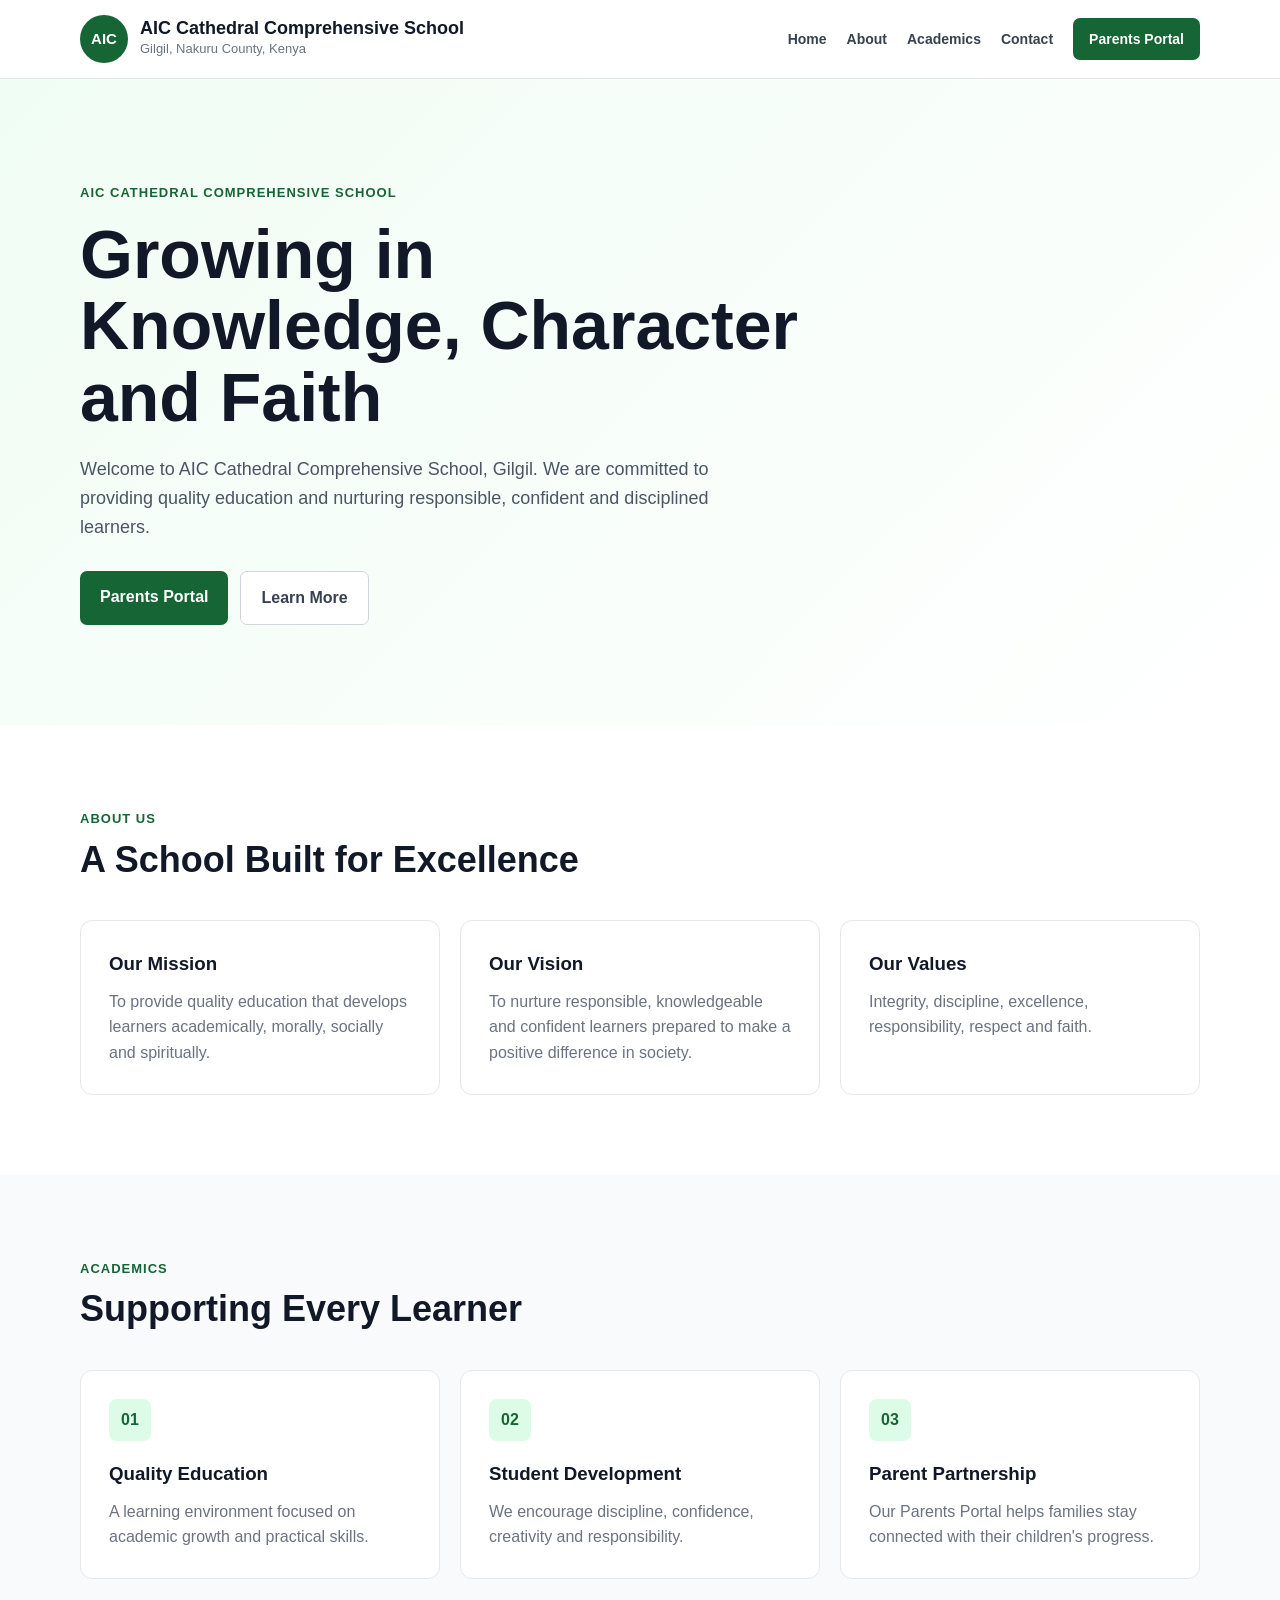
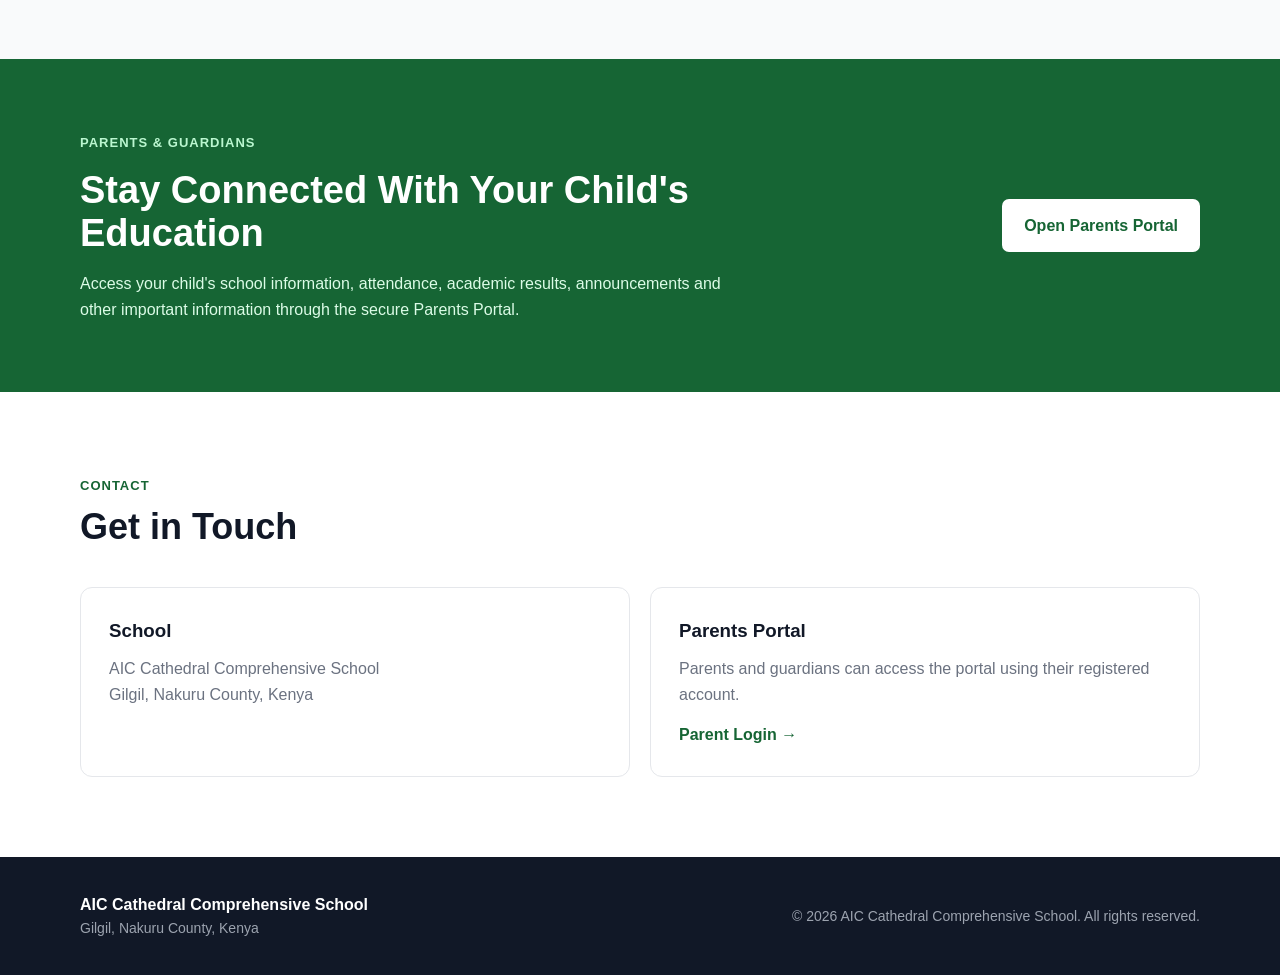
<file: index.html>
<!DOCTYPE html>
<html lang="en">
<head>
    <meta charset="UTF-8">
    <meta name="viewport" content="width=device-width, initial-scale=1.0">

    <title>AIC Cathedral Comprehensive School</title>

    <meta name="description"
          content="AIC Cathedral Comprehensive School, Gilgil, Nakuru County, Kenya.">

    <link rel="stylesheet" href="css/style.css">
</head>

<body>

    <!-- HEADER -->
    <header class="site-header">
        <div class="container header-content">

            <div class="school-brand">
                <div class="school-logo">AIC</div>

                <div>
                    <h1>AIC Cathedral Comprehensive School</h1>
                    <p>Gilgil, Nakuru County, Kenya</p>
                </div>
            </div>

            <nav class="main-nav">
                <a href="#home">Home</a>
                <a href="#about">About</a>
                <a href="#academics">Academics</a>
                <a href="#contact">Contact</a>
                <a class="portal-button" href="parents/index.html">
                    Parents Portal
                </a>
            </nav>

        </div>
    </header>


    <!-- HERO -->
    <main>

        <section id="home" class="hero">
            <div class="container hero-content">

                <div class="hero-text">
                    <span class="eyebrow">
                        AIC Cathedral Comprehensive School
                    </span>

                    <h2>
                        Growing in Knowledge,
                        Character and Faith
                    </h2>

                    <p>
                        Welcome to AIC Cathedral Comprehensive School,
                        Gilgil. We are committed to providing quality
                        education and nurturing responsible, confident
                        and disciplined learners.
                    </p>

                    <div class="hero-actions">
                        <a href="parents/index.html" class="primary-button">
                            Parents Portal
                        </a>

                        <a href="#about" class="secondary-button">
                            Learn More
                        </a>
                    </div>
                </div>

            </div>
        </section>


        <!-- ABOUT -->
        <section id="about" class="section">
            <div class="container">

                <div class="section-heading">
                    <span>About Us</span>
                    <h2>A School Built for Excellence</h2>
                </div>

                <div class="about-grid">

                    <div class="info-card">
                        <h3>Our Mission</h3>
                        <p>
                            To provide quality education that develops
                            learners academically, morally, socially
                            and spiritually.
                        </p>
                    </div>

                    <div class="info-card">
                        <h3>Our Vision</h3>
                        <p>
                            To nurture responsible, knowledgeable and
                            confident learners prepared to make a
                            positive difference in society.
                        </p>
                    </div>

                    <div class="info-card">
                        <h3>Our Values</h3>
                        <p>
                            Integrity, discipline, excellence,
                            responsibility, respect and faith.
                        </p>
                    </div>

                </div>

            </div>
        </section>


        <!-- ACADEMICS -->
        <section id="academics" class="section section-light">
            <div class="container">

                <div class="section-heading">
                    <span>Academics</span>
                    <h2>Supporting Every Learner</h2>
                </div>

                <div class="feature-grid">

                    <div class="feature-card">
                        <div class="feature-icon">01</div>
                        <h3>Quality Education</h3>
                        <p>
                            A learning environment focused on academic
                            growth and practical skills.
                        </p>
                    </div>

                    <div class="feature-card">
                        <div class="feature-icon">02</div>
                        <h3>Student Development</h3>
                        <p>
                            We encourage discipline, confidence,
                            creativity and responsibility.
                        </p>
                    </div>

                    <div class="feature-card">
                        <div class="feature-icon">03</div>
                        <h3>Parent Partnership</h3>
                        <p>
                            Our Parents Portal helps families stay
                            connected with their children's progress.
                        </p>
                    </div>

                </div>

            </div>
        </section>


        <!-- PARENTS PORTAL -->
        <section class="portal-section">
            <div class="container portal-content">

                <div>
                    <span class="eyebrow">Parents & Guardians</span>

                    <h2>
                        Stay Connected With Your Child's Education
                    </h2>

                    <p>
                        Access your child's school information,
                        attendance, academic results, announcements
                        and other important information through the
                        secure Parents Portal.
                    </p>
                </div>

                <a href="parents/index.html" class="portal-large-button">
                    Open Parents Portal
                </a>

            </div>
        </section>


        <!-- CONTACT -->
        <section id="contact" class="section">
            <div class="container">

                <div class="section-heading">
                    <span>Contact</span>
                    <h2>Get in Touch</h2>
                </div>

                <div class="contact-grid">

                    <div class="contact-card">
                        <h3>School</h3>
                        <p>AIC Cathedral Comprehensive School</p>
                        <p>Gilgil, Nakuru County, Kenya</p>
                    </div>

                    <div class="contact-card">
                        <h3>Parents Portal</h3>
                        <p>
                            Parents and guardians can access the
                            portal using their registered account.
                        </p>

                        <a href="parents/index.html">
                            Parent Login →
                        </a>
                    </div>

                </div>

            </div>
        </section>

    </main>


    <!-- FOOTER -->
    <footer class="site-footer">
        <div class="container footer-content">

            <div>
                <strong>AIC Cathedral Comprehensive School</strong>
                <p>Gilgil, Nakuru County, Kenya</p>
            </div>

            <p>
                © 2026 AIC Cathedral Comprehensive School.
                All rights reserved.
            </p>

        </div>
    </footer>

</body>
      </html>
</file>
<file: css/style.css>
* {
    margin: 0;
    padding: 0;
    box-sizing: border-box;
}

html {
    scroll-behavior: smooth;
}

body {
    font-family: Arial, Helvetica, sans-serif;
    line-height: 1.6;
    color: #1f2937;
    background: #ffffff;
}

a {
    text-decoration: none;
    color: inherit;
}

.container {
    width: min(1120px, 92%);
    margin: 0 auto;
}

/* HEADER */

.site-header {
    background: #ffffff;
    border-bottom: 1px solid #e5e7eb;
    position: sticky;
    top: 0;
    z-index: 100;
}

.header-content {
    min-height: 78px;
    display: flex;
    align-items: center;
    justify-content: space-between;
    gap: 30px;
}

.school-brand {
    display: flex;
    align-items: center;
    gap: 12px;
}

.school-logo {
    width: 48px;
    height: 48px;
    border-radius: 50%;
    background: #166534;
    color: #ffffff;
    display: grid;
    place-items: center;
    font-weight: 800;
    font-size: 15px;
}

.school-brand h1 {
    font-size: 18px;
    line-height: 1.2;
    color: #111827;
}

.school-brand p {
    font-size: 13px;
    color: #6b7280;
}

.main-nav {
    display: flex;
    align-items: center;
    gap: 20px;
    font-size: 14px;
    font-weight: 600;
}

.main-nav a {
    color: #374151;
}

.main-nav a:hover {
    color: #166534;
}

.portal-button {
    background: #166534;
    color: #ffffff !important;
    padding: 10px 16px;
    border-radius: 7px;
}

/* HERO */

.hero {
    background: linear-gradient(135deg, #f0fdf4, #ffffff);
    padding: 100px 0;
}

.hero-content {
    display: flex;
    align-items: center;
}

.hero-text {
    max-width: 720px;
}

.eyebrow {
    display: inline-block;
    color: #166534;
    font-size: 13px;
    font-weight: 800;
    text-transform: uppercase;
    letter-spacing: 1px;
    margin-bottom: 15px;
}

.hero h2 {
    font-size: clamp(38px, 6vw, 68px);
    line-height: 1.05;
    color: #111827;
    margin-bottom: 22px;
}

.hero p {
    max-width: 650px;
    font-size: 18px;
    color: #4b5563;
    margin-bottom: 30px;
}

.hero-actions {
    display: flex;
    gap: 12px;
    flex-wrap: wrap;
}

.primary-button,
.secondary-button {
    display: inline-block;
    padding: 13px 20px;
    border-radius: 7px;
    font-weight: 700;
}

.primary-button {
    background: #166534;
    color: #ffffff;
}

.secondary-button {
    border: 1px solid #d1d5db;
    color: #374151;
    background: #ffffff;
}

/* SECTIONS */

.section {
    padding: 80px 0;
}

.section-light {
    background: #f9fafb;
}

.section-heading {
    max-width: 650px;
    margin-bottom: 40px;
}

.section-heading span {
    color: #166534;
    font-weight: 800;
    text-transform: uppercase;
    font-size: 13px;
    letter-spacing: 1px;
}

.section-heading h2 {
    margin-top: 8px;
    font-size: 36px;
    line-height: 1.15;
    color: #111827;
}

/* CARDS */

.about-grid,
.feature-grid,
.contact-grid {
    display: grid;
    grid-template-columns: repeat(3, 1fr);
    gap: 20px;
}

.info-card,
.feature-card,
.contact-card {
    background: #ffffff;
    border: 1px solid #e5e7eb;
    border-radius: 12px;
    padding: 28px;
}

.info-card h3,
.feature-card h3,
.contact-card h3 {
    color: #111827;
    margin-bottom: 10px;
}

.info-card p,
.feature-card p,
.contact-card p {
    color: #6b7280;
}

.feature-icon {
    width: 42px;
    height: 42px;
    border-radius: 8px;
    background: #dcfce7;
    color: #166534;
    display: grid;
    place-items: center;
    font-weight: 800;
    margin-bottom: 18px;
}

/* PORTAL SECTION */

.portal-section {
    background: #166534;
    color: #ffffff;
    padding: 70px 0;
}

.portal-content {
    display: flex;
    align-items: center;
    justify-content: space-between;
    gap: 40px;
}

.portal-content .eyebrow {
    color: #bbf7d0;
}

.portal-content h2 {
    max-width: 650px;
    font-size: 38px;
    line-height: 1.15;
    margin-bottom: 15px;
}

.portal-content p {
    max-width: 650px;
    color: #dcfce7;
}

.portal-large-button {
    background: #ffffff;
    color: #166534;
    padding: 14px 22px;
    border-radius: 7px;
    font-weight: 800;
    white-space: nowrap;
}

/* CONTACT */

.contact-grid {
    grid-template-columns: repeat(2, 1fr);
}

.contact-card a {
    display: inline-block;
    margin-top: 15px;
    color: #166534;
    font-weight: 700;
}

/* FOOTER */

.site-footer {
    background: #111827;
    color: #ffffff;
    padding: 35px 0;
}

.footer-content {
    display: flex;
    align-items: center;
    justify-content: space-between;
    gap: 25px;
}

.site-footer p {
    color: #9ca3af;
    font-size: 14px;
}

/* MOBILE */

@media (max-width: 800px) {

    .header-content {
        flex-direction: column;
        align-items: flex-start;
        padding: 18px 0;
    }

    .main-nav {
        width: 100%;
        overflow-x: auto;
        padding-bottom: 5px;
    }

    .hero {
        padding: 70px 0;
    }

    .about-grid,
    .feature-grid,
    .contact-grid {
        grid-template-columns: 1fr;
    }

    .portal-content {
        flex-direction: column;
        align-items: flex-start;
    }

    .portal-content h2 {
        font-size: 32px;
    }

    .footer-content {
        flex-direction: column;
        align-items: flex-start;
    }
}

@media (max-width: 500px) {

    .school-brand h1 {
        font-size: 15px;
    }

    .hero h2 {
        font-size: 40px;
    }

    .hero p {
        font-size: 16px;
    }
  }
</file>
